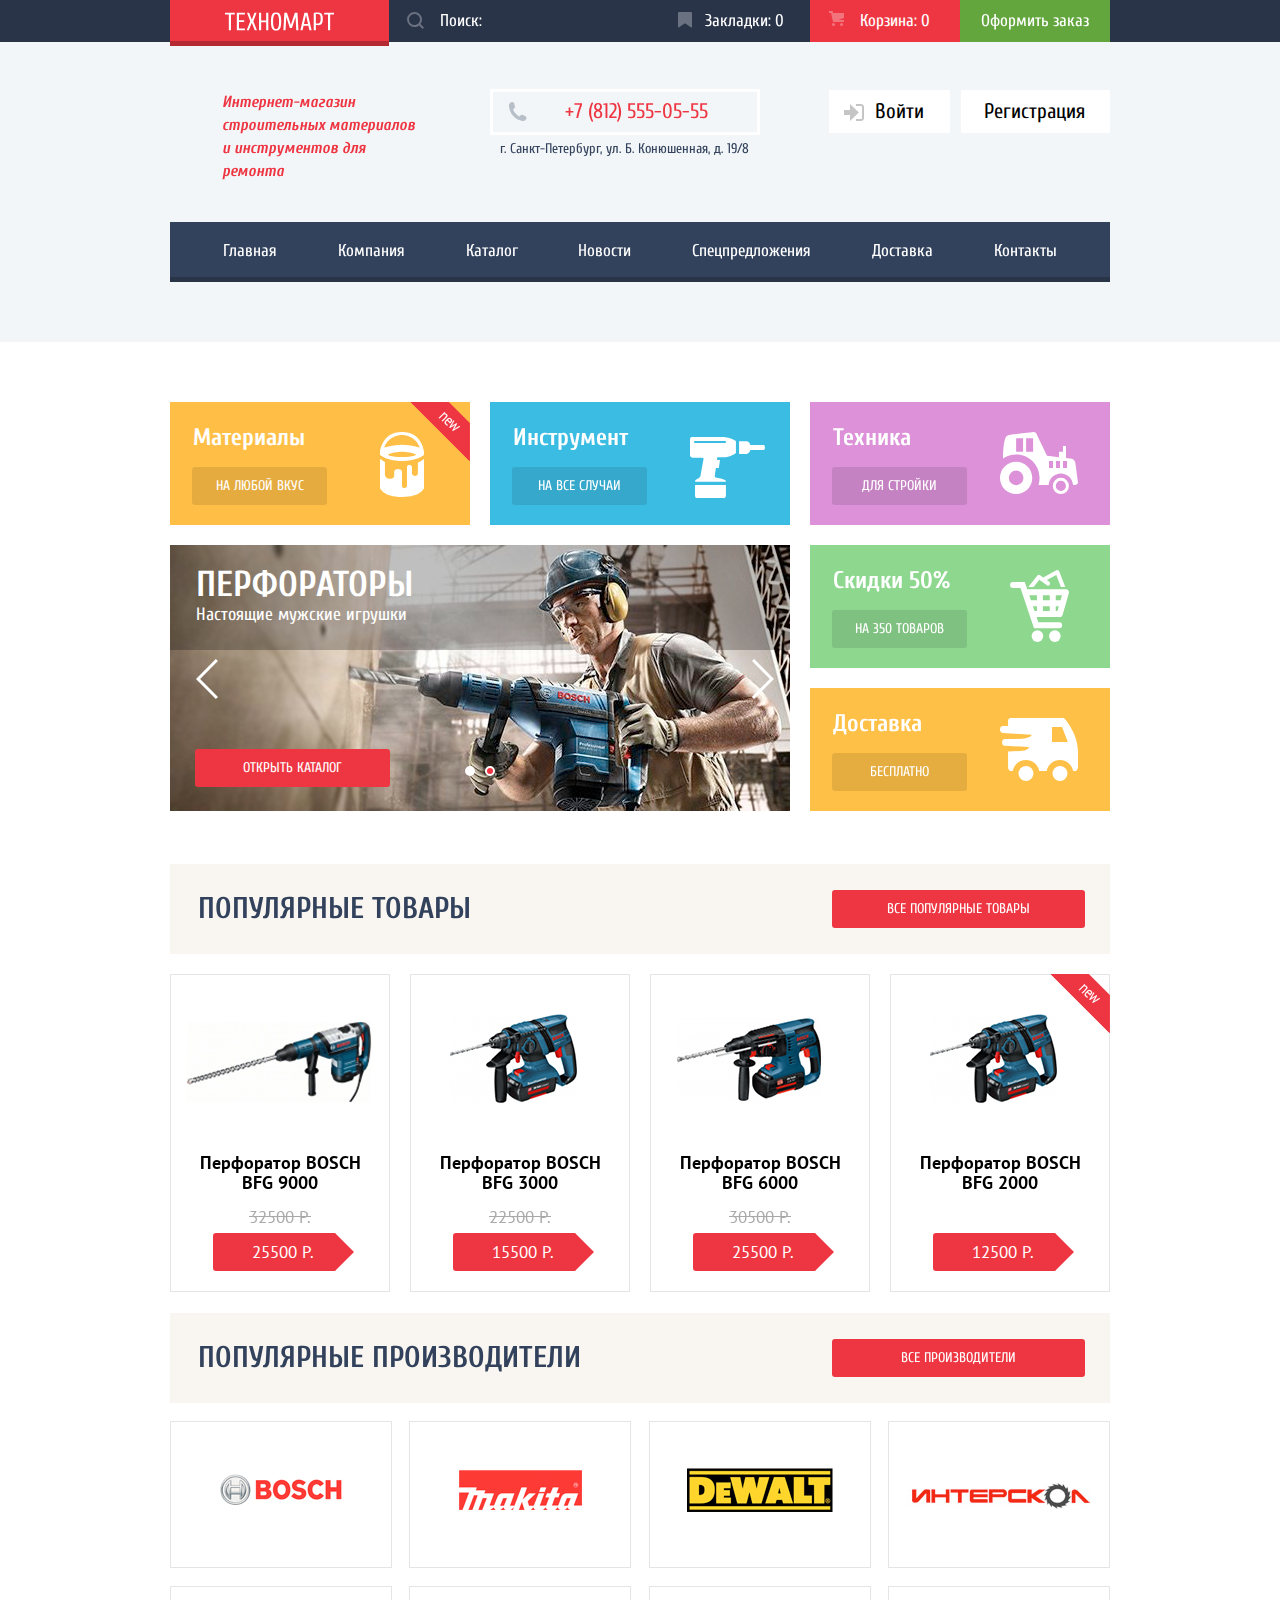
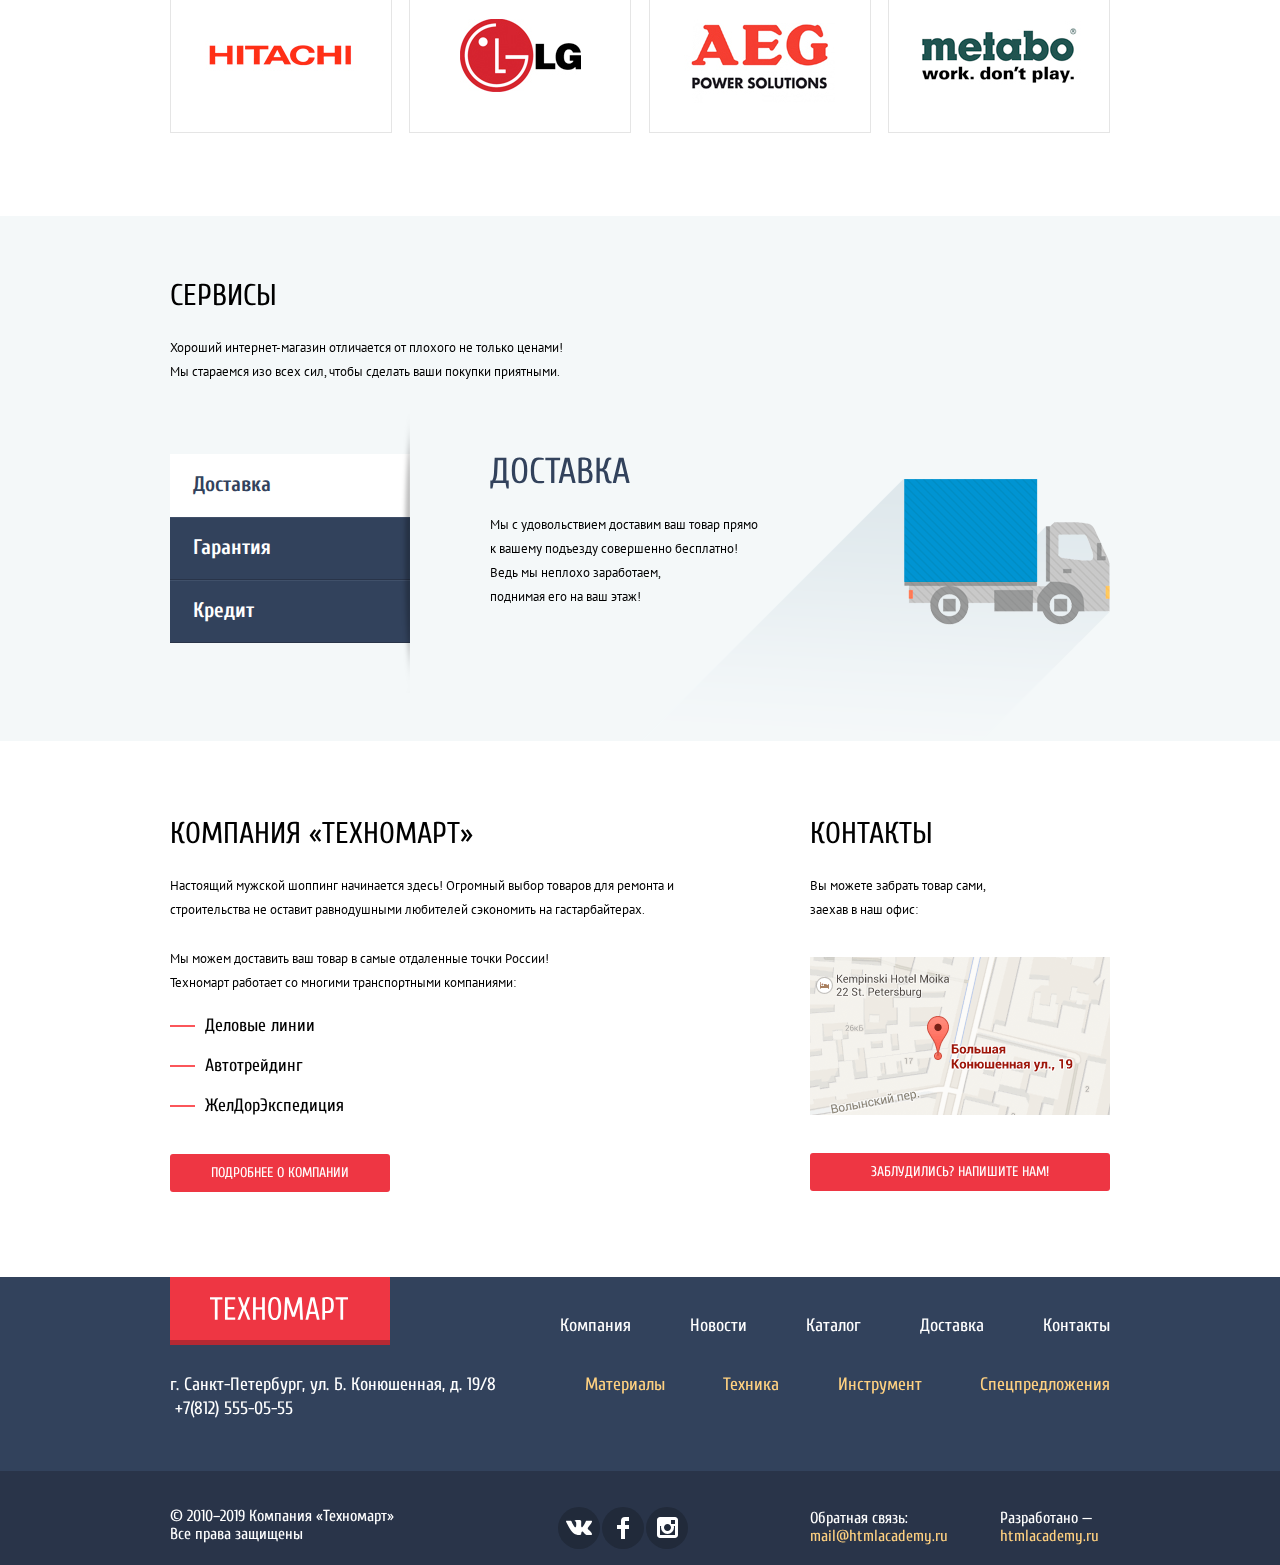
<file: index.html>
<!DOCTYPE html>
<html lang="ru">

<head>
  <meta charset="utf-8">
  <title>HTML Academy: Техномарт</title>
  <link
    href="https://fonts.googleapis.com/css?family=Cuprum:400,400i,700%7CPT+Sans:400,700&display=swap&subset=cyrillic"
    rel="stylesheet">
  <link rel="stylesheet" href="css/normalize-min.css">
  <link rel="stylesheet" href="css/style-min.css">
</head>

<body>
  <header class="header">
    <div class="top-line-wrapper">
      <div class="top-menu-wrapper container">
        <a>
          <img src="img/main-logo.svg" alt="Логотип Техномарт" width="109" height="19" class="main-logo">
        </a>
        <div class="search-topline-wrapper">
          <form class="form-search" method="GET" action="https://echo.htmlacademy.ru">
            <input type="search" placeholder="Поиск:" class="search" id="search">
            <label aria-label="Поиск" for="search" class="label-search"></label>
          </form>
          <div class="top-line">
            <a href="#" class="bookmarks">Закладки: 0</a>
            <a href="#" class="basket">Корзина: 0</a>
            <a href="#" class="order">Оформить заказ</a>
          </div>
        </div>
      </div>
    </div>
    <div class="nav-wrapper">
      <div class="container">
        <div class="middle-nav-wrapper">
          <div class="tag">
            <h1 class="main-desc">Интернет-магазин строительных материалов <br>и инструментов для ремонта</h1>
          </div>
          <div class="nav-contacts-wrapper">
            <a href="tel:+78125550555" class="phone-number">+7 (812) 555-05-55</a>
            <p class="nav-addres">г. Санкт-Петербург, ул. Б. Конюшенная, д. 19/8</p>
          </div>
          <ul class="nav-lk">
            <li><a href="#" class="enter">Войти</a></li>
            <li><a href="#" class="registration">Регистрация</a></li>
          </ul>
        </div>
        <nav class="main-nav">
          <ul class="main-nav-list">
            <li><a>Главная</a></li>
            <li><a href="#">Компания</a></li>
            <li><a href="catalog.html">Каталог</a></li>
            <li><a href="#">Новости</a></li>
            <li><a href="#">Cпецпредложения</a></li>
            <li><a href="#">Доставка</a></li>
            <li><a href="#">Контакты</a></li>
          </ul>
        </nav>
      </div>
    </div>
  </header>

  <main>
    <section class="popular-sections container">
      <h2 class="visually-hidden">Полулярные категории</h2>
      <ul class="sections-list">
        <li class="materials">
          <h3>Материалы</h3>
          <a href="#" class="btn btn-section">На любой вкус</a>
        </li>
        <li class="tools">
          <h3>Инструмент</h3>
          <a href="#" class="btn btn-section">На все случаи</a>
        </li>
        <li class="tech">
          <h3>Техника</h3>
          <a href="#" class="btn btn-section">Для стройки</a>
        </li>
      </ul>
    </section>
    <div class="slide-services-wrapper container">
      <section class="slider">
        <h2 class="visually-hidden">Популярный ручной инструмет</h2>
        <input type="radio" id="slide-1" name="slider" class="visually-hidden">
        <input type="radio" id="slide-2" name="slider" checked class="visually-hidden">
        <div class="slider-controls">
          <label for="slide-1" class="label-right"></label>
          <label for="slide-2" class="label-left"></label>
        </div>
        <ul class="slider-list">
          <li class="slider-1 slider-item">
            <h3>
              <span class="slider-desc">Дрели</span>
              <span class="slider-text">Соседям на радость!</span>
            </h3>
            <a href="catalog.html" class="btn">Открыть каталог</a>
          </li>
          <li class="slider-2 slider-item">
            <h3>
              <span class="slider-desc">Перфораторы</span>
              <span class="slider-text">Настоящие мужские игрушки</span>
            </h3>
            <a href="catalog.html" class="btn">Открыть каталог</a>
          </li>
        </ul>

      </section>
      <section class="pop-services">
        <h2 class="visually-hidden">Полулярные услуги</h2>
        <ul class="pop-services-list">
          <li class="discounts">
            <h3>Скидки 50%</h3>
            <a href="#" class="btn btn-section">На 350 товаров</a>
          </li>
          <li class="popular-delivery">
            <h3>Доставка</h3>
            <a href="#" class="btn btn-section">Бесплатно</a>
          </li>
        </ul>
      </section>
    </div>
    <section class="popular-items container">
      <div class="popular-items-head-wrapper">
        <h2 class="popular-items-head">Популярные товары</h2>
        <a href="catalog.html" class="btn">Все популярные товары</a>
      </div>
      <ul class="items-list">
        <li class="item-card">
          <div class="actions">
            <a href="#" class="btn btn-cart">Купить</a>
            <a href="#" class="btn btn-bookmark">В закладки</a>
          </div>
          <p>
            <img src="img/perforator_1.jpg" alt="Перфоратор Bosh BGF 9000" width="218" height="170">
          </p>
          <h3 class="item-header">
            <a href="#">
              <span>Перфоратор BOSCH</span>
              <span>BFG 9000</span>
            </a>
          </h3>
          <del class="old-price">32500 P.</del>
          <p class="current-price">25500 P.</p>
        </li>

        <li class="item-card">
          <div class="actions">
            <a href="#" class="btn btn-cart">Купить</a>
            <a href="#" class="btn btn-bookmark">В закладки</a>
          </div>
          <p>
            <img src="img/perforator_2.jpg" alt="Перфоратор Bosh BGF 3000" width="218" height="170">
          </p>
          <h3 class="item-header">
            <a href="#">
              <span>Перфоратор BOSCH</span>
              <span>BFG 3000</span>
            </a>
          </h3>
          <del class="old-price">22500 P.</del>
          <p class="current-price">15500 P.</p>
        </li>

        <li class="item-card">
          <div class="actions">
            <a href="#" class="btn btn-cart">Купить</a>
            <a href="#" class="btn btn-bookmark">В закладки</a>
          </div>
          <p>
            <img src="img/perforator_3.jpg" alt="Перфоратор Bosh BGF 6000" width="218" height="170">
          </p>
          <h3 class="item-header">
            <a href="#">
              <span>Перфоратор BOSCH</span>
              <span>BFG 6000</span>
            </a>
          </h3>
          <del class="old-price">30500 P.</del>
          <p class="current-price">25500 P.</p>
        </li>

        <li class="item-card">
          <div class="flag flag-new">новинка</div>
          <div class="actions">
            <a href="#" class="btn btn-cart">Купить</a>
            <a href="#" class="btn btn-bookmark">В закладки</a>
          </div>
          <p>
            <img src="img/perforator_4.jpg" alt="Перфоратор Bosh BGF 2000" width="218" height="170">
          </p>
          <h3 class="item-header">
            <a href="#">
              <span>Перфоратор BOSCH</span>
              <span>BFG 2000</span>
            </a>
          </h3>
          <del class="old-price"></del>
          <p class="current-price">12500 P.</p>
        </li>
      </ul>
    </section>

    <section class="popular-supliers container">
      <div class="popular-supliers-head-wrapper">
        <h2 class="popular-supliers-head">Популярные производители</h2>
        <a href="#" class="btn">Все производители</a>
      </div>
      <ul class="supliers-list">
        <li class="suplier-card">
          <a href="#">
            <img src="img/bosch.jpg" alt="Логотип Bosh" width="126" height="37">
          </a>
        </li>
        <li class="suplier-card">
          <a href="#">
            <img src="img/makita.jpg" alt="Логотип Makita" width="123" height="40">
          </a>
        </li>
        <li class="suplier-card">
          <a href="#">
            <img src="img/dewalt.jpg" alt="Логотип DeWALT" width="146" height="44">
          </a>
        </li>
        <li class="suplier-card">
          <a href="#">
            <img src="img/interskol.jpg" alt="Логотип Интрескол" width="200" height="88">
          </a>
        </li>
        <li class="suplier-card">
          <a href="#">
            <img src="img/hitachi.jpg" alt="Логотип Hitachi" width="169" height="31">
          </a>
        </li>
        <li class="suplier-card">
          <a href="#">
            <img src="img/lg.jpg" alt="Логотип LG" width="121" height="73">
          </a>
        </li>
        <li class="suplier-card">
          <a href="#">
            <img src="img/aeg.jpg" alt="Логотип AEG" width="151" height="96">
          </a>
        </li>
        <li class="suplier-card">
          <a href="#">
            <img src="img/metabo.jpg" alt="Логотип Metabo" width="204" height="69">
          </a>
        </li>
      </ul>

    </section>

    <section class="services">
      <div class="container">
        <div class="servises-descr">
          <h2>Сервисы</h2>
          <p>Хороший интернет-магазин отличается от плохого не только ценами!
            Мы стараемся изо всех сил, чтобы сделать ваши покупки приятными.</p>
        </div>
        <div class="services-slider-wrapper">
          <input type="radio" id="delivery" name="services-nav" checked class="visually-hidden">
          <input type="radio" id="warranty" name="services-nav" class="visually-hidden">
          <input type="radio" id="credit" name="services-nav" class="visually-hidden">
          <label for="delivery">Доставка</label>
          <label for="warranty">Гарантия</label>
          <label for="credit">Кредит</label>
          <div class="services-slider">
            <div class="services-slider-list">
              <h3>Доставка</h3>
              <p>Мы с удовольствием доставим ваш товар прямо <br>к вашему подъезду совершенно бесплатно!<br>
                Ведь мы неплохо заработаем, <br> поднимая его на ваш этаж!</p>
            </div>
            <div class="services-slider-list">
              <h3>Гарантия</h3>
              <p>Если купленный у нас товар поломается или заискрит, <br>
                а также в случае пожара, спровоцированного его возгоранием, <br> вы всегда можете быть уверены в нашей
                гарантии.
                Мы
                обменяем <br>сгоревший товар на новый.<br>
                Дом уж восстановите как-нибудь сами</p>
            </div>
            <div class="services-slider-list">
              <h3>Кредит</h3>
              <p>Залезть в долговую яму стало проще!<br>
                Кредитные консультанты придут вам на помощь.
              </p>
              <a href="#" class="btn">Оставить заявку</a>
            </div>
          </div>
        </div>
      </div>
    </section>

    <div class="about-conatcts-wrapper container">
      <section class="about">
        <h2 class="visually-hidden">О компании</h2>
        <h3>КОМПАНИЯ «Техномарт»</h3>
        <p>Настоящий мужской шоппинг начинается здесь! Огромный выбор товаров для ремонта и строительства не оставит
          равнодушными любителей сэкономить на гастарбайтерах.</p>
        <p>Мы можем доставить ваш товар в самые отдаленные точки России!<br>
          Техномарт работает со многими транспортными компаниями: </p>
        <ul class="delivery-comp">
          <li><a href="#">Деловые линии</a></li>
          <li><a href="#">Автотрейдинг</a></li>
          <li><a href="#">ЖелДорЭкспедиция</a></li>
        </ul>
        <a href="#" class="btn">Подробнее о компании</a>
      </section>

      <section class="contacts">
        <h2>Контакты</h2>
        <p>Вы можете забрать товар сами,<br>
          заехав в наш офис:</p>
        <a href="form.html" class="map"><img src="img/map_small.png"
            alt="Адрес компании г. Санкт-Петербург, ул. Б. Конюшенная, д. 19/8" width="300" height="158"></a>
        <div class="map-show">
          <div class="close"></div>
          <iframe src="https://yandex.ru/map-widget/v1/-/CGDtYVkP" width="940" height="446"></iframe>
        </div>
        <a href="write.html" class="btn footer-contacts-button">Заблудились? Напишите нам!</a>
      </section>
    </div>

  </main>

  <footer class="footer">
    <div class="container footer-top">
      <div class="logo-footer-nav-wrapper">
        <a><img src="img/main-logo.svg" alt="Логотип Техномарт" width="138" height="23" class="main-logo-footer"></a>
        <nav>
          <ul class="footer-nav-list">
            <li><a href="#">Компания</a></li>
            <li><a href="#">Новости</a></li>
            <li><a href="catalog.html">Каталог</a></li>
            <li><a href="#">Доставка</a></li>
            <li><a href="#">Контакты</a></li>
          </ul>
        </nav>
      </div>
      <div class="adress-catalog-wrapper">
        <div class="footer-adress-wrapper">
          <p class="footer-adress">г. Санкт-Петербург, ул. Б. Конюшенная, д. 19/8 </p>
          <a href="tel:+78125550555" class="footer-phone">+7(812) 555-05-55</a>
        </div>
        <ul class="footer-catalog">
          <li><a href="#">Материалы</a></li>
          <li><a href="#">Техника</a></li>
          <li><a href="#">Инструмент</a></li>
          <li><a href="#">Спецпредложения</a></li>
        </ul>
      </div>

    </div>
    <div class="copyright-wrapper">
      <section class="copyright container">
        <p>© 2010–2019 Компания «Техномарт»<br>
          Все права защищены</p>
        <div class="socials">
          <p class="vk"><a href="#" aria-label="Вконтакте"></a></p>
          <p class=fb><a href="#" aria-label="Фейсбук"></a></p>
          <p class="insta"><a href="#" aria-label="Инстаграм"></a></p>
        </div>
        <ul class="feedback">
          <li class="feedback-li"><a href="mailto:mail@htmlacademy.ru">Обратная связь:
              <span>mail@htmlacademy.ru</span> </a></li>
          <li class="developed-by"><a href="https://htmlacademy.ru/intensive/htmlcss">Разработано —
              <span> htmlacademy.ru</span></a></li>
        </ul>
      </section>
    </div>
    <div class="modal" id="modal">
      <form method="POST" action="https://echo.htmlacademy.ru" class="write-to-us-form">
        <fieldset class="write-to-us">
          <div class="top-write">
            <label for="modal-name" class="modal-name">Ваше имя:
              <input type="text" name="name" id="modal-name" placeholder="Имя Фамилия">
            </label>
            <label for="modal-email" class="modal-email">Ваш e-mail:
              <input type="email" name="email" id="modal-email" placeholder="email@example.com">
            </label>
          </div>
          <label for="modal-message">Текст письма:
            <textarea name="message" id="modal-message" cols="30" rows="10" placeholder="В свободной форме"
              class="comment-area"></textarea>
          </label>
        </fieldset>
        <div class="send">
          <button type="submit" class="btn">Отправить</button>
        </div>
      </form>
      <button class="modal-close">Закрыть</button>
    </div>
  </footer>

  <div class="modal-overlay" id="modal-overlay"></div>
  <script src="js/modal-min.js"></script>
</body>

</html>
</file>
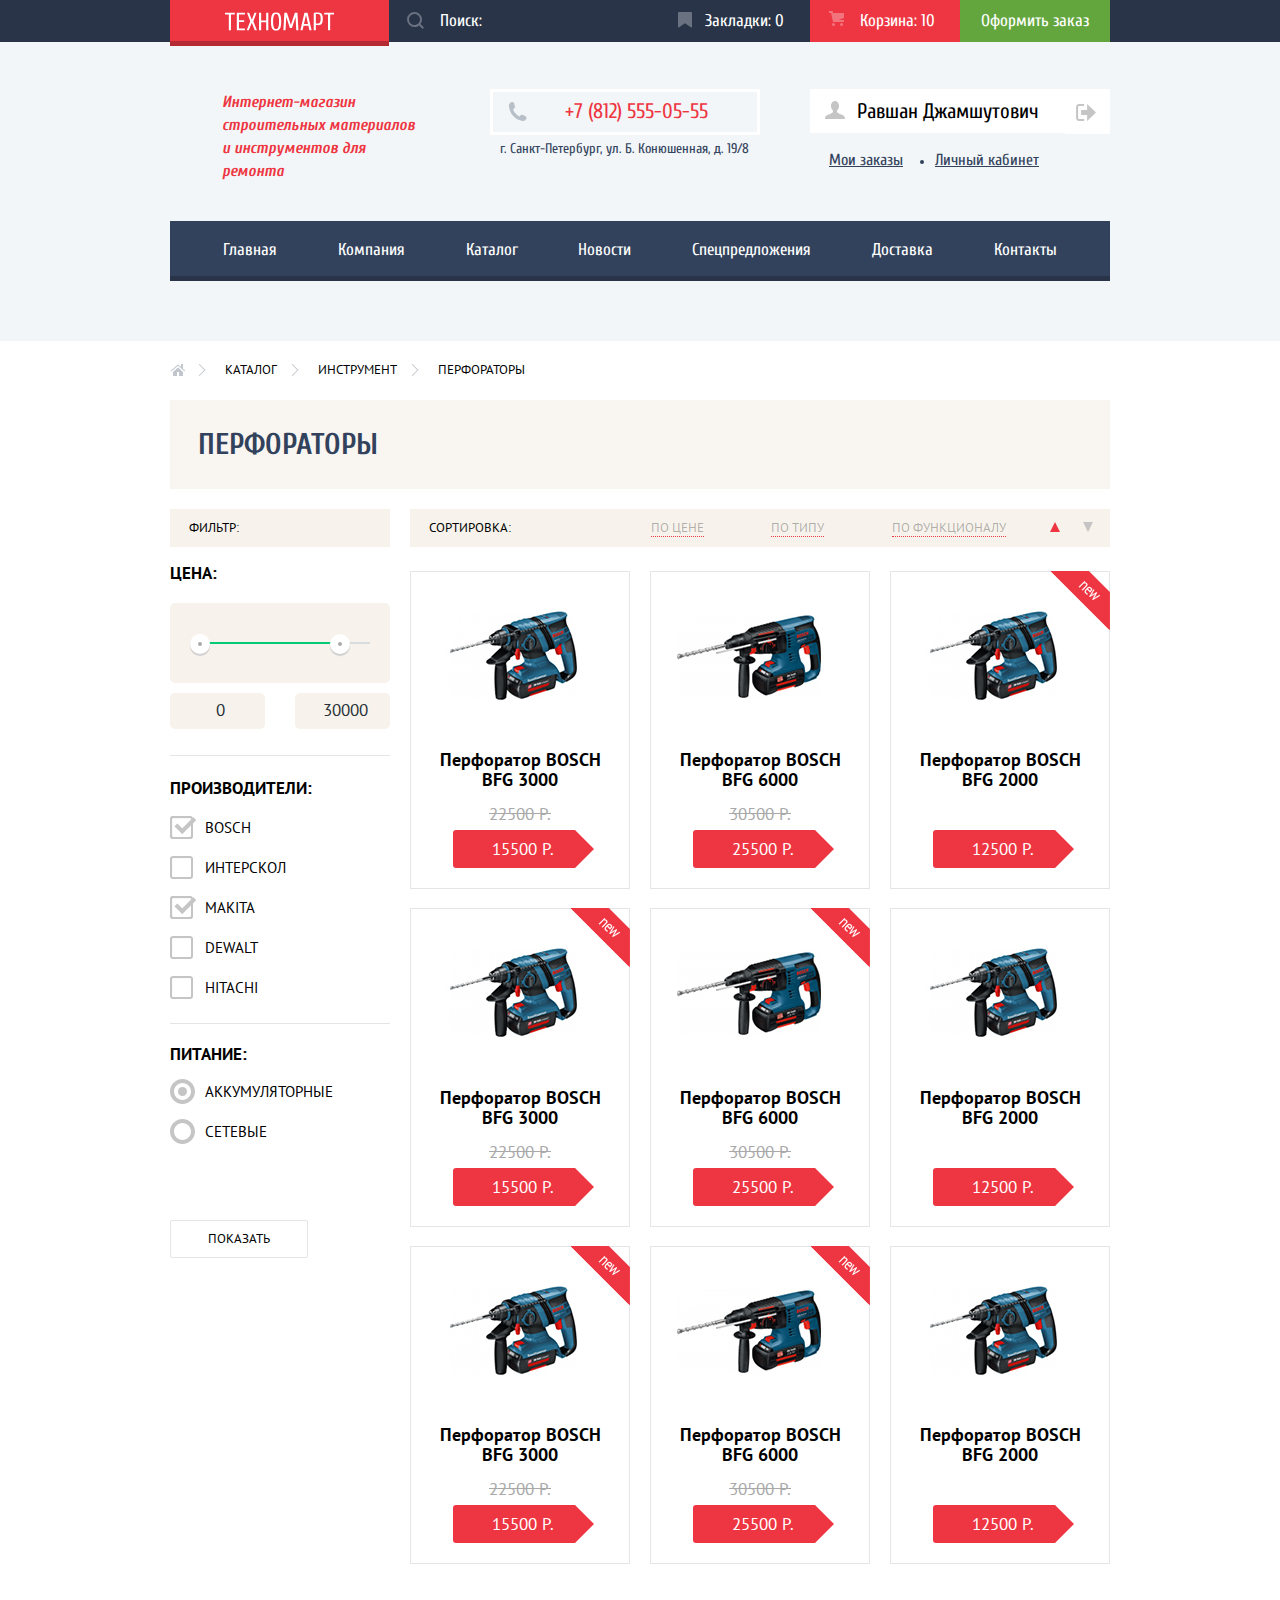
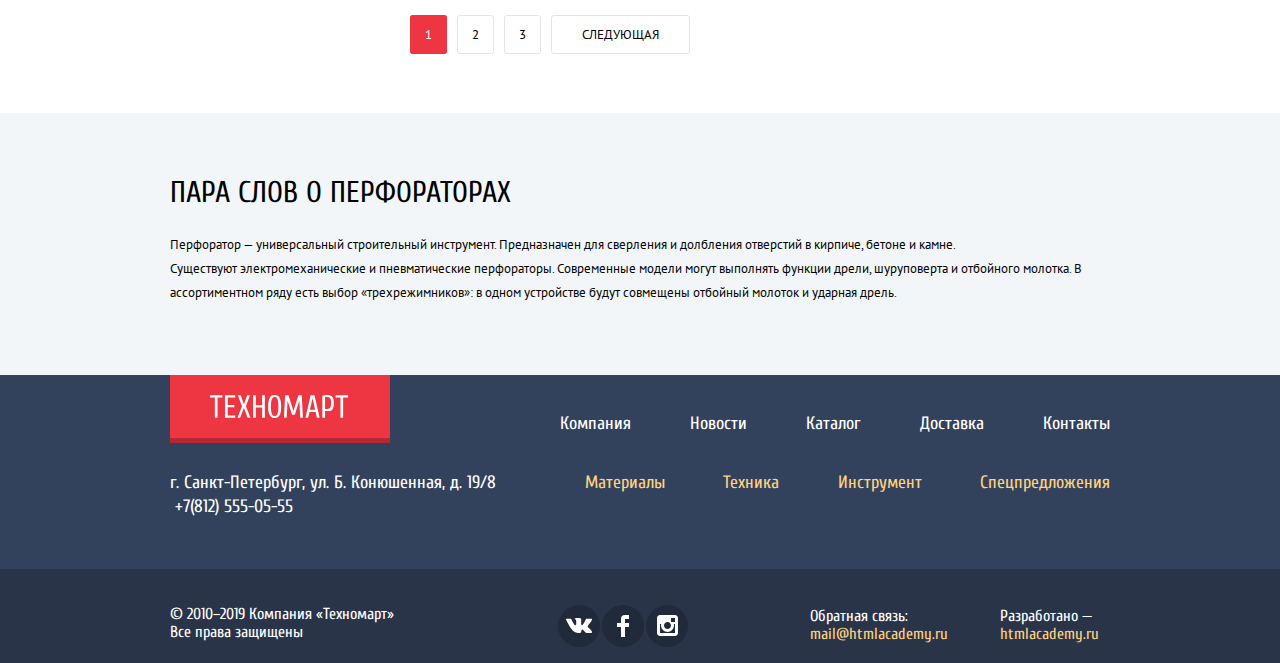
<file: catalog.html>
<!DOCTYPE html>
<html lang="ru">

<head>
  <meta charset="UTF-8">
  <meta name="viewport" content="width=device-width, initial-scale=1.0">
  <meta http-equiv="X-UA-Compatible" content="ie=edge">
  <title>HTML Academy: Техномарт</title>
  <link
    href="https://fonts.googleapis.com/css?family=Cuprum:400,400i,700%7CPT+Sans:400,700&display=swap&subset=cyrillic"
    rel="stylesheet">
  <link rel="stylesheet" href="css/normalize-min.css">
  <link rel="stylesheet" href="css/style-min.css">
</head>

<body class="inner">
  <header class="header">
    <div class="top-line-wrapper">
      <div class="top-menu-wrapper container">
        <a href="index.html"><img src="img/main-logo.svg" alt="Логотип Техномарт" width="109" height="19"
            class="main-logo">
        </a>
        <div class="search-topline-wrapper">
          <form class="form-search" method="GET" action="https://echo.htmlacademy.ru">
            <input type="search" placeholder="Поиск:" class="search" id="search">
            <label aria-label="Поиск" for="search" class="label-search"></label>
          </form>
          <div class="top-line">
            <a href="#" class="bookmarks">Закладки: 0</a>
            <a href="#" class="basket">Корзина: 10</a>
            <a href="#" class="order">Оформить заказ</a>
          </div>
        </div>
      </div>
    </div>
    <div class="nav-wrapper">
      <div class="container">
        <div class="middle-nav-wrapper">
          <div class="tag">
            <h1 class="main-desc">Интернет-магазин строительных материалов <br>и инструментов для ремонта</h1>
          </div>
          <div class="nav-contacts-wrapper">
            <a href="tel:+78125550555" class="phone-number">+7 (812) 555-05-55</a>
            <p class="nav-addres">г. Санкт-Петербург, ул. Б. Конюшенная, д. 19/8</p>
          </div>
          <div class="lk-personal-wrapper">
            <a href="#" class="personal-area" aria-label="Личный кабинет">Равшан Джамшутович</a>
            <a href="#" class="exit" aria-label="Выход"></a>
            <ul class="personal-area-nav">
              <li><a href="#" class="my-order">Мои заказы</a></li>
              <li><a href="#" class="privat-cab">Личный кабинет</a></li>
            </ul>
          </div>
        </div>
        <nav class="main-nav">
          <ul class="main-nav-list">
            <li><a href="index.html">Главная</a></li>
            <li><a href="#">Компания</a></li>
            <li><a>Каталог</a></li>
            <li><a href="#">Новости</a></li>
            <li><a href="#">Cпецпредложения</a></li>
            <li><a href="#">Доставка</a></li>
            <li><a href="#">Контакты</a></li>
          </ul>
        </nav>
      </div>
    </div>
  </header>
  <main>
    <div class="container">
      <ul class="breadcrumbs">
        <li class="breadcrumbs-item">
          <a href="index.html"><span class="visually-hidden ">Главная</span></a>
        </li>
        <li class="breadcrumbs-item">
          <a href="#">Каталог</a>
        </li>
        <li class="breadcrumbs-item">
          <a href="#">Инструмент</a>
        </li>
        <li class="breadcrumbs-item">Перфораторы</li>
      </ul>
      <h2 class="catalog-header">Перфораторы</h2>
      <div class="side-sort-cards-wrapper">
        <div class="filter-top-sort-wrapper">
          <h2 class="filter">Фильтр:</h2>
          <section class="top-sort">
            <h3>Сортировка:</h3>
            <ul class="top-sort-list">
              <li><a>По цене</a></li>
              <li><a>По типу</a></li>
              <li><a>По функционалу</a></li>
            </ul>
            <div class="sort-top-down">
              <a href="#" class="top" aria-label="сортировка по убывнию"></a>
              <a href="#" class="bottom" aria-label="сортировка по возрастанию"></a>
            </div>
          </section>
        </div>
        <div class="side-sort-wrapper">
          <form class="form-catalog" method="GET" action="https://echo.htmlacademy.ru">

            <fieldset class="filter-item side-sort">
              <legend class="form-header">Цена:</legend>
              <div class="range-filter">
                <div class="range-controls">
                  <div class="scale">
                    <div class="bar"></div>
                  </div>
                  <div class="toggle toggle-min"></div>
                  <div class="toggle toggle-max"></div>
                </div>
                <div class="price-controls">
                  <label class="min-price"><input name="min-price" type="text" value="0"></label>
                  <span>-</span>
                  <label class="max-price"><input name="max-price" type="text" value="30000"></label>
                </div>
              </div>
            </fieldset>

            <fieldset class="side-sort middle">
              <div class="middle-sort">
                <h3 class="form-header">Производители:</h3>
                <ul class="sort-by-manufacturer">
                  <li><input type="checkbox" name="bosch" id="bosch" checked class="visually-hidden">
                    <label for="bosch">Bosch</label></li>
                  <li><input type="checkbox" name="interskol" id="interskol" class="visually-hidden">
                    <label for="interskol">Интерскол</label></li>
                  <li><input type="checkbox" name="makita" id="makita" checked class="visually-hidden">
                    <label for="makita">Makita</label></li>
                  <li><input type="checkbox" name="dewalt" id="dewalt" class="visually-hidden">
                    <label for="dewalt">Dewalt</label></li>
                  <li><input type="checkbox" name="hitachi" id="hitachi" class="visually-hidden">
                    <label for="hitachi">Hitachi</label></li>
                </ul>
              </div>
            </fieldset>

            <fieldset class="side-sort">
              <legend class="form-header sourse">Питание:</legend>
              <ul class="source-sort">
                <li>
                  <input type="radio" name="power" value="battery" id="filter-battery" checked
                    class="visually-hidden filter-input-radio">
                  <label for="filter-battery">Аккумуляторные</label>
                </li>
                <li>
                  <input type="radio" name="power" value="acdc" id="filter-acdc"
                    class="visually-hidden filter-input-radio">
                  <label for="filter-acdc">Cетевые</label>
                </li>
              </ul>
            </fieldset>
            <button type="submit" class=" btn btn-form-sort">Показать</button>
          </form>
        </div>
        <section class="catalog-main">
          <h2 class="visually-hidden">Список перфораторов</h2>
          <ul class="items-list items-list-catalog">

            <li class="item-card">
              <div class="actions">
                <a href="#" class="btn btn-cart">Купить</a>
                <a href="#" class="btn btn-bookmark">В закладки</a>
              </div>
              <p>
                <img src="img/perforator_2.jpg" alt="Перфоратор Bosh BGF 3000" width="218" height="170">
              </p>
              <h3 class="item-header">
                <a href="#">
                  <span>Перфоратор BOSCH</span>
                  <span>BFG 3000</span>
                </a>
              </h3>
              <del class="old-price">22500 P.</del>
              <p class="current-price">15500 P.</p>
            </li>

            <li class="item-card">
              <div class="actions">
                <a href="#" class="btn btn-cart">Купить</a>
                <a href="#" class="btn btn-bookmark">В закладки</a>
              </div>
              <p>
                <img src="img/perforator_3.jpg" alt="Перфоратор Bosh BGF 6000" width="218" height="170">
              </p>
              <h3 class="item-header">
                <a href="#">
                  <span>Перфоратор BOSCH</span>
                  <span>BFG 6000</span>
                </a>
              </h3>
              <del class="old-price">30500 P.</del>
              <p class="current-price">25500 P.</p>
            </li>

            <li class="item-card">
              <div class="flag flag-new">новинка</div>
              <div class="actions">
                <a href="#" class="btn btn-cart">Купить</a>
                <a href="#" class="btn btn-bookmark">В закладки</a>
              </div>
              <p>
                <img src="img/perforator_4.jpg" alt="Перфоратор Bosh BGF 2000" width="218" height="170">
              </p>
              <h3 class="item-header">
                <a href="#">
                  <span>Перфоратор BOSCH</span>
                  <span>BFG 2000</span>
                </a>
              </h3>
              <del class="old-price"></del>
              <p class="current-price">12500 P.</p>
            </li>

            <li class="item-card">
              <div class="flag flag-new">новинка</div>
              <div class="actions">
                <a href="#" class="btn btn-cart">Купить</a>
                <a href="#" class="btn btn-bookmark">В закладки</a>
              </div>
              <p>
                <img src="img/perforator_2.jpg" alt="Перфоратор Bosh BGF 3000" width="218" height="170">
              </p>
              <h3 class="item-header">
                <a href="#">
                  <span>Перфоратор BOSCH</span>
                  <span>BFG 3000</span>
                </a>
              </h3>
              <del class="old-price">22500 P.</del>
              <p class="current-price">15500 P.</p>
            </li>

            <li class="item-card">
              <div class="flag flag-new">новинка</div>
              <div class="actions">
                <a href="#" class="btn btn-cart">Купить</a>
                <a href="#" class="btn btn-bookmark">В закладки</a>
              </div>
              <p>
                <img src="img/perforator_3.jpg" alt="Перфоратор Bosh BGF 6000" width="218" height="170">
              </p>
              <h3 class="item-header">
                <a href="#">
                  <span>Перфоратор BOSCH</span>
                  <span>BFG 6000</span>
                </a>
              </h3>
              <del class="old-price">30500 P.</del>
              <p class="current-price">25500 P.</p>
            </li>

            <li class="item-card">
              <div class="actions">
                <a href="#" class="btn btn-cart">Купить</a>
                <a href="#" class="btn btn-bookmark">В закладки</a>
              </div>
              <p>
                <img src="img/perforator_4.jpg" alt="Перфоратор Bosh BGF 2000" width="218" height="170">
              </p>
              <h3 class="item-header">
                <a href="#">
                  <span>Перфоратор BOSCH</span>
                  <span>BFG 2000</span>
                </a>
              </h3>
              <del class="old-price"></del>
              <p class="current-price">12500 P.</p>
            </li>

            <li class="item-card">
              <div class="flag flag-new">новинка</div>
              <div class="actions">
                <a href="#" class="btn btn-cart">Купить</a>
                <a href="#" class="btn btn-bookmark">В закладки</a>
              </div>
              <p>
                <img src="img/perforator_2.jpg" alt="Перфоратор Bosh BGF 3000" width="218" height="170">
              </p>
              <h3 class="item-header">
                <a href="#">
                  <span>Перфоратор BOSCH</span>
                  <span>BFG 3000</span>
                </a>
              </h3>
              <del class="old-price">22500 P.</del>
              <p class="current-price">15500 P.</p>
            </li>

            <li class="item-card">
              <div class="flag flag-new">новинка</div>
              <div class="actions">
                <a href="#" class="btn btn-cart">Купить</a>
                <a href="#" class="btn btn-bookmark">В закладки</a>
              </div>
              <p>
                <img src="img/perforator_3.jpg" alt="Перфоратор Bosh BGF 6000" width="218" height="170">
              </p>
              <h3 class="item-header">
                <a href="#">
                  <span>Перфоратор BOSCH</span>
                  <span>BFG 6000</span>
                </a>
              </h3>
              <del class="old-price">30500 P.</del>
              <p class="current-price">25500 P.</p>
            </li>

            <li class="item-card">
              <div class="actions">
                <a href="#" class="btn btn-cart">Купить</a>
                <a href="#" class="btn btn-bookmark">В закладки</a>
              </div>
              <p>
                <img src="img/perforator_4.jpg" alt="Перфоратор Bosh BGF 2000" width="218" height="170">
              </p>
              <h3 class="item-header">
                <a href="#">
                  <span>Перфоратор BOSCH</span>
                  <span>BFG 2000</span>
                </a>
              </h3>
              <del class="old-price"></del>
              <p class="current-price">12500 P.</p>
            </li>

          </ul>
          <ul class="pagination">
            <li class="current-pagination"><a href="#" aria-label="Страница 1">1</a></li>
            <li><a href="#" aria-label="Страница 2">2</a></li>
            <li><a href="#" aria-label="Страница 3">3</a></li>
            <li class="next-page-pagination"><a href="#" aria-label="Следующая страница">Следующая</a></li>
          </ul>
        </section>
      </div>
    </div>
    <div class="drils-about ">
      <div class="drils-about-wrapper container">
        <h3>ПАРА СЛОВ О ПЕРФОРАТОРАХ </h3>
        <p>Перфоратор — универсальный строительный инструмент. Предназначен для сверления и долбления отверстий в
          кирпиче, бетоне и камне.<br>Существуют электромеханические и пневматические перфораторы. Современные модели
          могут выполнять функции дрели, шуруповерта и отбойного молотка. В ассортиментном ряду есть выбор
          «трехрежимников»: в одном устройстве будут совмещены отбойный молоток и ударная дрель.</p>
      </div>
    </div>
  </main>


  <footer class="footer">
    <section class="container footer-top">
      <div class="logo-footer-nav-wrapper">
        <a href="index.html"><img src="img/main-logo.svg" alt="Логотип Техномарт" width="138" height="23"
            class="main-logo-footer"></a>
        <nav>
          <ul class="footer-nav-list">
            <li><a href="index.html">Компания</a></li>
            <li><a href="#">Новости</a></li>
            <li><a href="#">Каталог</a></li>
            <li><a href="#">Доставка</a></li>
            <li><a href="#">Контакты</a></li>
          </ul>
        </nav>
      </div>
      <div class="adress-catalog-wrapper">
        <div class="footer-adress-wrapper">
          <p class="footer-adress">г. Санкт-Петербург, ул. Б. Конюшенная, д. 19/8 </p>
          <a href="tel:+78125550555" class="footer-phone">+7(812) 555-05-55</a>
        </div>
        <ul class="footer-catalog">
          <li><a href="#">Материалы</a></li>
          <li><a href="#">Техника</a></li>
          <li><a href="#">Инструмент</a></li>
          <li><a href="#">Спецпредложения</a></li>
        </ul>
      </div>

    </section>
    <div class="copyright-wrapper">
      <section class="copyright container">
        <p>© 2010–2019 Компания «Техномарт»<br>
          Все права защищены</p>
        <div class="socials">
          <p class="vk"><a href="#" aria-label="Вконтакте"></a></p>
          <p class=fb><a href="#" aria-label="Фейсбук"></a></p>
          <p class="insta"><a href="#" aria-label="Инстаграм"></a></p>
        </div>
        <ul class="feedback">
          <li class="feedback-li"><a href="mailto:mail@htmlacademy.ru">Обратная связь:
              <span>mail@htmlacademy.ru</span> </a></li>
          <li class="developed-by"><a href="https://htmlacademy.ru/intensive/htmlcss">Разработано —
              <span> htmlacademy.ru</span></a></li>
        </ul>
      </section>
    </div>
    <section class="make-order-modal">
      <div class="make-order-wrapper">
        <h2>Товар добавлен в корзину!</h2>
        <button class="order-modal-close">Закрыть</button>
      </div>
      <div class="make-order-btn-section">
        <a href="#" class="btn btn-order-modal">Оформить заказ</a>
        <button class="btn btn-go-shop">Продолжить покупки</button>
      </div>
    </section>
  </footer>
</body>

</html>
</file>
<file: css/style-min.css>
.visually-hidden{position:absolute;width:1px;height:1px;margin:-1px;border:0;padding:0;clip:rect(0 0 0 0);overflow:hidden}.visually-hidden:not(:focus):not(:active),input[type=checkbox].visually-hidden,input[type=radio].visually-hidden{position:absolute;width:1px;height:1px;margin:-1px;border:0;padding:0;white-space:nowrap;-webkit-clip-path:inset(100%);clip-path:inset(100%);clip:rect(0 0 0 0);overflow:hidden}body{margin:0;padding:0;font-family:"PT Sans",Arial,sans-serif;font-size:13px;line-height:24px;font-weight:400;color:#000}a{text-decoration:none}.container{width:940px;margin:0 auto;padding:0 10px}.main-logo{position:absolute;background-color:#ee3643;padding:12px 55px 10px 55px;margin:0;border-bottom:5px solid #b52933}.main-logo-footer{background-color:#ee3643;padding:20px 42px 20px 40px;margin:0;border-bottom:5px solid #b52933}.main-logo:hover{background-color:#ca2c37}.main-logo:active{background-color:#ba2732}.header{font-family:Cuprum,Arial,sans-serif}.top-line-wrapper{width:100%;background-color:#293449}.search-topline-wrapper{display:-webkit-box;display:-ms-flexbox;display:flex;-webkit-box-pack:justify;-ms-flex-pack:justify;justify-content:space-between;-ms-flex-wrap:wrap;flex-wrap:wrap;width:720px;margin-left:auto;margin-right:0}.top-line{display:-webkit-box;display:-ms-flexbox;display:flex;width:450px;height:42px;-webkit-box-pack:justify;-ms-flex-pack:justify;justify-content:space-between;font-size:17px;line-height:18px;color:#fff}.top-line-search{width:239px;min-height:42px;font-size:17px;line-height:18px;color:#fff;padding-top:12px}.top-menu-wrapper{display:-webkit-box;display:-ms-flexbox;display:flex;-webkit-box-pack:justify;-ms-flex-pack:justify;justify-content:space-between}.top-line a{font-family:Cuprum,Arial,sans-serif;color:#fff;padding-top:12px}.order{width:150px;background-color:#63a63e;text-align:center}.basket{position:relative;width:100px;padding:0 0 0 50px;background-color:#ee3643}.basket::before{content:"";position:absolute;top:11px;left:19px;width:16px;height:18px;background-image:url(../img/icon-cart.svg);background-repeat:no-repeat;background-position:0 0;opacity:.3}.bookmarks{width:105px;position:relative;padding:0 0 0 45px}.bookmarks::before{content:"";position:absolute;top:12px;left:18px;width:16px;height:18px;background-image:url(../img/icon-bookmark.svg);background-repeat:no-repeat;background-position:0 0;opacity:.3}.order:hover{background-color:#5fbb2d}.order:active{background-color:#518534}.basket:hover,.bookmarks:hover,.search:hover{background-color:#212a3a}.basket:hover::before,.bookmarks:hover::before,.label-search:hover::after{opacity:1}.form-search{position:relative}.basket:active,.bookmarks:active,.order:active{color:rgba(225,225,225,.6)}.search{width:250px;font-family:Cuprum,Arial,sans-serif;font-size:17px;line-height:18px;border:none;background-color:#293449;padding:12px 10px 12px 50px}.label-search{content:"";position:absolute;top:12px;left:17px;background-image:url(../img/icon-search.svg);background-repeat:no-repeat;background-position:0 0;width:18px;height:18px;opacity:.3;color:#fff}.search:focus{color:#000;background:#fff}input[type=search]:focus+label{background-image:url(../img/icon-search-red.png);background-repeat:no-repeat;opacity:1}.search::-webkit-input-placeholder{color:#fff}.search::-moz-placeholder{color:#fff}.search:-ms-input-placeholder{color:#fff}.search::-ms-input-placeholder{color:#fff}.search::placeholder{color:#fff}.search:focus::-webkit-input-placeholder{color:#000}.search:focus::-moz-placeholder{color:#000}.search:focus:-ms-input-placeholder{color:#000}.search:focus::-ms-input-placeholder{color:#000}.search:focus::placeholder{color:#000}.main-desc{margin:0;font-size:16px;font-style:italic;line-height:23px;color:#ee3643;width:200px}.phone-number{font-size:21px;line-height:21px;color:#ee3643;border:3px solid #fff;padding:9px 40px 10px 72px;background:url(../img/icon-phone.svg) no-repeat 15px 10px}.nav-addres{font-size:14px;line-height:24px;color:#32425c;padding:2px 0 0 10px;margin:0}.nav-lk{position:relative;list-style:none;width:281px;display:-webkit-box;display:-ms-flexbox;display:flex;-webkit-box-pack:justify;-ms-flex-pack:justify;justify-content:space-between;margin:0;margin-left:auto;margin-top:10px;margin-bottom:13px}.enter{padding-left:30px}.personal-area{font-family:Cuprum,Arial,sans-serif;font-size:21px;line-height:21px;position:relative;display:-webkit-box;display:-ms-flexbox;display:flex;-webkit-box-align:center;-ms-flex-align:center;align-items:center;color:#000;background-color:#fff;margin:0;padding:0;width:208px;height:44px;padding-left:47px;margin-bottom:5px}.personal-area::before{content:"";position:absolute;width:45px;height:45px;top:2px;left:0;background:url(../img/icon-user.svg) no-repeat 15px 10px}.personal-area:hover::before{background:url(../img/icon-user_blue.png) no-repeat 15px 10px}.personal-area:active::before{background:url(../img/icon-user.svg) no-repeat 15px 10px}.enter{font-family:Cuprum,Arial,sans-serif;font-size:21px;line-height:21px;color:#000;background-color:#fff;margin:0;padding:0;padding:9px 26px 10px 46px;vertical-align:middle}.exit,.exit:active{width:45px;height:45px;background:#fff url(../img/icon-logout.svg) no-repeat 10px 15px}.exit:hover{background:#fff url(../img/icon-logout-blue.png) no-repeat 10px 15px}.exit:active{background:#fff url(../img/icon-logout.svg) no-repeat 10px 15px}.registration{font-family:Cuprum,Arial,sans-serif;font-size:21px;line-height:21px;color:#000;background-color:#fff;margin:0;padding:0;padding:9px 25px 10px 23px;vertical-align:middle}.nav-lk a:hover,.personal-area-nav a:hover{color:#ee3643}.nav-lk a:focus,.personal-area-nav a:focus{color:rgba(0,0,0,.3)}.enter::before,.enter:active::before,.enter:focus::before{content:"";position:absolute;top:5px;left:55px;background-image:url(../img/icon-login.svg);background-repeat:no-repeat;background-position:0 0;width:20px;height:17px;cursor:pointer}.enter:hover::before{content:"";position:absolute;top:5px;left:55px;background-image:url(../img/icon-login-blue.png);background-repeat:no-repeat;background-position:0 0;width:20px;height:17px;cursor:pointer}.nav-lk a:active,.personal-area-nav a:active,.personal-area:active{color:rgba(0,0,0,.3)}.personal-area-nav{list-style:none;color:#32425c;text-decoration:underline;margin:0;padding:0;display:-webkit-box;display:-ms-flexbox;display:flex;-ms-flex-wrap:wrap;flex-wrap:wrap;-webkit-box-pack:space-betwen;-ms-flex-pack:space-betwen;justify-content:space-betwen}.personal-area-nav a{font-family:Cuprum,Arial,sans-serif;font-size:16px;line-height:18px;color:#32425c}.my-order{position:relative;padding:0 32px 0 19px}.my-order:after{position:absolute;content:"";top:9px;left:110px;width:4px;height:4px;background:#32425c;border-radius:50%}.lk-personal-wrapper{display:-webkit-box;display:-ms-flexbox;display:flex;-ms-flex-wrap:wrap;flex-wrap:wrap;width:300px;-webkit-box-pack:space-betwen;-ms-flex-pack:space-betwen;justify-content:space-betwen;margin-left:auto}.main-nav{background-color:#32425c;border-bottom:5px solid #293449}.main-nav-list{list-style:none;display:-webkit-box;display:-ms-flexbox;display:flex;-ms-flex-wrap:wrap;flex-wrap:wrap;-ms-flex-pack:distribute;justify-content:space-around;margin:0;padding:0 23px}.main-nav-list a{display:block;font-size:17px;line-height:17px;color:#fff;padding:20px 30px 18px}.main-nav-list a:hover{background-color:#293449}.main-nav-list a:active{color:rgba(255,255,255,.5);background-color:#1d2739}.nav-wrapper{background-color:#f3f6f8;padding-top:47px;padding-bottom:60px;margin-bottom:20px}.inner .nav-wrapper{margin-bottom:17px}.nav-contacts-wrapper{display:-webkit-box;display:-ms-flexbox;display:flex;-webkit-box-orient:vertical;-webkit-box-direction:normal;-ms-flex-direction:column;flex-direction:column;width:270px;margin-left:20px}.middle-nav-wrapper{display:-webkit-box;display:-ms-flexbox;display:flex;-webkit-box-pack:justify;-ms-flex-pack:justify;justify-content:space-between;margin-bottom:39px}.inner .middle-nav-wrapper{margin-bottom:38px}.tag{width:198px;padding:2px 50px 0 52px}.catalog-header{display:block;background-color:#f9f5f0;margin:0;padding:0;margin-bottom:20px}.filter{display:block;margin:0;padding:0;width:201px;height:38px;background-color:#f7f3ec;display:-webkit-box;display:-ms-flexbox;display:flex;-webkit-box-align:center;-ms-flex-align:center;align-items:center;-webkit-box-pack:justify;-ms-flex-pack:justify;justify-content:space-between;padding-left:19px}.top-sort{width:664px;display:-webkit-box;display:-ms-flexbox;display:flex;-ms-flex-wrap:wrap;flex-wrap:wrap;-webkit-box-pack:justify;-ms-flex-pack:justify;justify-content:space-between}.top-sort h3{margin:0;padding:0}.top-sort-list{display:-webkit-box;display:-ms-flexbox;display:flex;-ms-flex-wrap:wrap;flex-wrap:wrap;-webkit-box-pack:justify;-ms-flex-pack:justify;justify-content:space-between;width:355px;margin:0;padding:0;margin-left:95px}.filter-top-sort-wrapper{display:-webkit-box;display:-ms-flexbox;display:flex;-ms-flex-wrap:wrap;flex-wrap:wrap;-webkit-box-pack:justify;-ms-flex-pack:justify;justify-content:space-between}.pop-services,.popular-sections{font-family:Cuprum,Arial,sans-serif}.popular-sections{margin-top:59.5px}.btn{font-family:Cuprum,Arial,sans-serif;font-size:14px;line-height:18px;color:#fff;text-transform:uppercase;background-color:#ee3643;display:-webkit-box;display:-ms-flexbox;display:flex;-webkit-box-pack:center;-ms-flex-pack:center;justify-content:center;-webkit-box-align:center;-ms-flex-align:center;align-items:center;font-size:14px;border-radius:3px}.btn:hover{background-color:#ca2c37}.btn:active{background-color:#ba2732}.btn-section{width:135px;height:38px;margin:0 0 25px 22px;background-color:rgba(0,0,0,.1)}.btn-section:hover{background-color:rgba(0,0,0,.2)}.btn-section:active{background-color:rgba(0,0,0,.3)}.breadcrumbs{display:-webkit-box;display:-ms-flexbox;display:flex;margin:20px 0;padding:0;list-style:none;text-transform:uppercase;margin-bottom:21px}.breadcrumbs-item{position:relative;padding-right:22px;line-height:18px}.breadcrumbs-item:first-of-type{padding-right:36px}.breadcrumbs-item:not(:first-of-type){padding-left:19px}.breadcrumbs a{color:#000;text-decoration:none}.breadcrumbs-item:first-of-type a::before{content:"";position:absolute;left:0;top:50%;-webkit-transform:translateY(-50%);-ms-transform:translateY(-50%);transform:translateY(-50%);width:15px;height:12px;background-image:url(../img/icon-home.svg);background-repeat:no-repeat}.breadcrumbs-item:not(:last-of-type)::after{content:"";position:absolute;right:0;top:50%;-webkit-transform:translateY(-50%);-ms-transform:translateY(-50%);transform:translateY(-50%);width:8px;height:12px;background-image:url(../img/icon-right-small.svg)}.sections-list li{width:300px;height:123px}.sections-list{list-style:none;display:-webkit-box;display:-ms-flexbox;display:flex;-webkit-box-pack:justify;-ms-flex-pack:justify;justify-content:space-between;padding:0;margin-bottom:20px}.pop-services-list{display:-webkit-box;display:-ms-flexbox;display:flex;-webkit-box-orient:vertical;-webkit-box-direction:normal;-ms-flex-direction:column;flex-direction:column;width:300px;padding:0;margin:0;padding-left:20px;list-style:none}.pop-services-list li{margin-bottom:20px}.slide-services-wrapper{display:-webkit-box;display:-ms-flexbox;display:flex;-webkit-box-pack:justify;-ms-flex-pack:justify;justify-content:space-between;margin-bottom:33px}.pop-services-list h3,.sections-list h3{font-size:24px;line-height:30px;color:#fff;list-style:none}.materials{position:relative;background:#ffbf47 url(../img/icon-1.svg) no-repeat 210px 30px}.materials::after{content:"";position:absolute;width:60px;height:59px;top:0;right:0;background:url(../img/new_flag.png) no-repeat}.discounts h3,.materials h3,.popular-delivery h3,.tech h3,.tools h3{margin:21px 0 14px 23px}.tools{background:#3bbce3 url(../img/icon-2.svg) no-repeat 200px 35px}.tech{background:#dc91d8 url(../img/icon-3.svg) no-repeat 190px 30px}.discounts{background:#8ed78f url(../img/icon-4.svg) no-repeat 200px 25px;height:123px}.popular-delivery{background:#ffc047 url(../img/icon-5.svg) no-repeat 190px 30px;height:123px}.catalog-main{margin-bottom:66px;margin-top:24px}.top-sort{background-color:#f7f3ec;padding:10px 17px 10px 19px;margin-left:20px}.top-sort li{margin:0;padding:0}.filter,.top-sort h3,.top-sort-list{font-size:13px;line-height:18px;font-weight:400;color:#000;text-transform:uppercase;list-style:none}.top-sort-list a{color:rgba(0,0,0,.3);border-bottom:1px dotted #ee3643}.top-sort-list a:hover{color:rgba(0,0,0,1);border-bottom:1px solid #ee3643}.sort-top-down{display:-webkit-box;display:-ms-flexbox;display:flex;-webkit-box-pack:justify;-ms-flex-pack:justify;justify-content:space-between;width:43px}.bottom,.top{width:0;margin-top:3px;height:0;border-left:5px solid transparent;border-right:5px solid transparent}.top{border-bottom:10px solid #ee3643}.bottom{border-top:10px solid #c5c5c5}.bottom:hover{border-top:10px solid #231f20}.bottom:active{border-top:10px solid #ee3643}.top:hover{border-bottom:10px solid #231f20}.top:active{border-bottom:10px solid #ee3643}.form-catalog{margin:0;padding:0}.top-sort-list a:active{color:#ee3643;border-bottom:none}.side-sort{border:none;margin:0;padding:0;margin-top:11px}.middle-sort{border-top:1px solid #e5e5e5;border-bottom:1px solid #e5e5e5}.middle{margin-top:6px}.side-sort-wrapper{width:220px}.side-sort-cards-wrapper{display:-webkit-box;display:-ms-flexbox;display:flex;-ms-flex-wrap:wrap;flex-wrap:wrap;-webkit-box-pack:justify;-ms-flex-pack:justify;justify-content:space-between}.form-header{font-size:17px;line-height:30px;font-weight:700;color:#000;text-transform:uppercase;margin-bottom:15px;margin-top:17px}.sourse{padding-top:4px}.sort-by-manufacturer{font-size:15px;line-height:20px;font-weight:400;color:#000;text-transform:uppercase;margin:0;padding:0;margin-bottom:25px;list-style:none}.sort-by-manufacturer input[type=checkbox]+label{position:relative;display:block;margin-bottom:20px;padding-left:35px;font-weight:400;font-size:15px;line-height:20px;color:#000;cursor:pointer}.sort-by-manufacturer input[type=checkbox]+label::before{content:'';position:absolute;width:26px;height:26px;top:-2px;left:0;background:url(../img/checkbox-off.png) no-repeat}.sort-by-manufacturer input[type=checkbox]+label:hover::before{content:'';position:absolute;width:26px;height:26px;top:-2px;left:0;background:url(../img/checkbox-off-hov.png) no-repeat}.sort-by-manufacturer input[type=checkbox]:checked+label::after{content:'';position:absolute;width:26px;height:26px;top:-2px;left:0;background:url(../img/checkbox-on.png) no-repeat}.sort-by-manufacturer input[type=checkbox]:checked+label:hover::after{content:'';position:absolute;width:26px;height:26px;top:-2px;left:0;background:url(../img/checkbox-on-hov.png) no-repeat}.sort-by-manufacturer input[type=checkbox]:disabled+label::before{content:'';position:absolute;width:26px;height:26px;top:-2px;left:0;background:url(../img/checkbox-off.png) no-repeat;opacity:.3}.sort-by-manufacturer input[type=checkbox]:disabled+label{opacity:.4}.manufacturer-sort,.source-sort{font-size:15px;line-height:20px;font-weight:400;color:#000;text-transform:uppercase;list-style:none;margin:0;padding:0;margin-bottom:25px;padding-left:35px}.filter-input-radio:checked+label::after{content:"";position:absolute;top:-3px;left:-35px;width:27px;height:27px;background:url(../img/radio-on.svg) no-repeat}.filter-input-radio:checked:hover+label::after{background:url(../img/radio-on-hov.png) no-repeat}.filter-input-radio+label::after{content:"";position:absolute;top:-3px;left:-35px;width:27px;height:27px;background:url(../img/radio-off.svg) no-repeat}.filter-input-radio:hover+label::after{background:url(../img/radio-off-hov.png) no-repeat}.source-sort label{position:relative;display:block;cursor:pointer;-webkit-user-select:none;-moz-user-select:none;-ms-user-select:none;user-select:none;top:-2px;left:0}.manufacturer-sort li,.source-sort li{margin-bottom:20px}.btn-form-sort{font-family:"PT Sans",Arial,sans-serif;width:138px;height:38px;font-size:13px;line-height:18px;font-weight:400;color:#000;text-transform:uppercase;background-color:#fff;border:1px solid #e5e5e5;border-radius:2px;margin-top:51px}.range-filter{width:220px;margin-bottom:20px}.range-controls{position:relative;height:41px;margin-bottom:10px;padding-top:39px;padding-right:20px;padding-left:20px;background-color:#f7f3ec;border-radius:5px}.range-controls .scale{height:2px;background:#d7dcde}.range-controls .bar{margin-left:5px;width:80%;height:2px;background:#00ca74}.range-controls .toggle{position:absolute;top:31px;left:0;width:4px;height:4px;padding:0;border:8px solid #fff;background-color:#ababab;-webkit-box-shadow:0 2px 1px 0 #cfcfcf;box-shadow:0 2px 1px 0 #cfcfcf;border-radius:50%;cursor:pointer}.range-controls .toggle-min{left:20px}.range-controls .toggle-max{left:160px}.price-controls{font-size:0}.price-controls label{display:inline-block;vertical-align:middle;width:50%;font-size:17px;text-transform:uppercase}.price-controls input{width:60px;padding:8px 15px 8px 20px;font-family:"PT Sans",Arial,sans-serif;font-size:17px;text-align:center;color:#283136;border:none;border-radius:5px;background:#f7f3ec}.max-price{text-align:right}.slider{-ms-flex-item-align:start;align-self:flex-start;position:relative}.slider-list{position:relative;margin:0;padding:0;font-family:Cuprum,Arial,sans-serif;list-style:none;color:#fff}.slider-controls label{position:relative;width:6px;height:6px;background-color:#fff;border:2px solid #fff;border-radius:50%;cursor:pointer;z-index:2}#slide-1:checked~.slider-controls label[for=slide-1],#slide-2:checked~.slider-controls label[for=slide-2]{background:#ee3643}.slider-controls{content:"";position:absolute;left:295px;bottom:35px;display:-webkit-box;display:-ms-flexbox;display:flex;-webkit-box-pack:justify;-ms-flex-pack:justify;justify-content:space-between;width:30px;height:10px}.label-right::after{content:"";position:absolute;background:url(../img/icon-right.svg);left:285px;bottom:75px;width:22px;height:40px}.label-left::after{content:"";position:absolute;background:url(../img/icon-left.svg);right:275px;bottom:75px;width:22px;height:40px}.slider-desc{font-size:36px;line-height:36px;font-weight:800;text-transform:uppercase}.slider-text{font-size:18px;line-height:24px;font-weight:400}.slider-1{display:none;width:620px;height:266px;background:url(../img/slider1.jpg) no-repeat}.slider-2{display:none;width:620px;height:266px;background:url(../img/slider2.jpg) no-repeat}#slide-1:checked~.slider-list .slider-item:nth-child(1),#slide-2:checked~.slider-list .slider-item:nth-child(2){display:block}.slider-list h3{display:-webkit-box;display:-ms-flexbox;display:flex;-webkit-box-orient:vertical;-webkit-box-direction:normal;-ms-flex-direction:column;flex-direction:column;margin:0;padding:0;padding:22px 0 0 26px}.about .btn,.contacts .btn,.popular-items .btn,.popular-supliers .btn,.slider .btn{width:253px;height:38px;margin-right:25px}.slider-list .btn{margin:122px 0 0 25px;width:195px}.popular-items-head-wrapper,.popular-supliers-head-wrapper{background-color:#f9f5f0;display:-webkit-box;display:-ms-flexbox;display:flex;-webkit-box-pack:justify;-ms-flex-pack:justify;justify-content:space-between;-webkit-box-align:center;-ms-flex-align:center;-ms-flex-wrap:wrap;flex-wrap:wrap;align-items:center}.popular-items-head-wrapper{display:-webkit-box;display:-ms-flexbox;display:flex;-webkit-box-pack:justify;-ms-flex-pack:justify;justify-content:space-between;-ms-flex-wrap:wrap;flex-wrap:wrap;-webkit-box-align:center;-ms-flex-align:center;align-items:center;margin-bottom:20px}.catalog-header,.popular-items-head,.popular-supliers-head{font-family:Cuprum,Arial,sans-serif;font-size:30px;line-height:30px;color:#32425c;text-transform:uppercase;padding-top:27px;padding-bottom:30px;padding-left:28px;margin:0}.popular-supliers{margin-top:2px}.popular-items-head,.popular-supliers-head{padding-top:30px;max-width:600px}.catalog-header{display:block;background-color:#f9f5f0;margin:0;padding:0;margin-bottom:20px;padding-top:30px;padding-bottom:29px;padding-left:28px}.items-list{list-style:none;margin:0;padding:0;display:-webkit-box;display:-ms-flexbox;display:flex;-ms-flex-wrap:wrap;flex-wrap:wrap;-webkit-box-pack:justify;-ms-flex-pack:justify;justify-content:space-between}.items-list-catalog{width:700px;margin-bottom:40px}.item-card{position:relative;border:1px solid #e5e5e5;width:218px;margin-bottom:19px;text-align:center}.item-card p{margin:0;padding:0;line-height:0}.item-header{font-size:18px;line-height:20px;min-height:40px;margin:0;padding:0;padding:0 25px;margin-bottom:15px;margin-top:8.4px}.item-header a{color:#000}.old-price{display:block;font-size:17px;line-height:18px;color:#a9a9a9;margin:0;padding:0;min-height:20px;margin-top:15px}.current-price{font-size:17px;line-height:20px;color:#fff;background-color:#ee3643}.actions .btn-cart{position:relative;display:-webkit-box;display:-ms-flexbox;display:flex;-webkit-box-pack:center;-ms-flex-pack:center;justify-content:center;-webkit-box-align:center;-ms-flex-align:center;align-items:center;width:135px;height:38px;margin:0 auto;margin-bottom:8px;background-color:#63a63e;border-radius:3px;-webkit-box-shadow:inset 0 -3px 0 #367315;box-shadow:inset 0 -3px 0 #367315}.actions .btn-cart::before{content:"";position:absolute;background:url(../img/icon-cart.svg) no-repeat;width:15px;height:15px;top:12px;left:13px;opacity:.3}.actions .btn-cart:hover::before{background:url(../img/icon-cart.svg) no-repeat;opacity:1}.actions .btn-bookmark{display:-webkit-box;display:-ms-flexbox;display:flex;-webkit-box-pack:center;-ms-flex-pack:center;justify-content:center;-webkit-box-align:center;-ms-flex-align:center;align-items:center;width:128px;height:33px;margin:0 auto;margin-bottom:7px;color:#32425c;background:#fff;border-bottom-color:#63a63e}.btn-cart:focus,.btn-cart:hover{background-color:#5fbb2d;-webkit-box-shadow:inset 0 -3px 0 #367315;box-shadow:inset 0 -3px 0 #367315}.btn-cart:active{background-color:#518534;-webkit-box-shadow:inset 0 -3px 0 #518534;box-shadow:inset 0 -3px 0 #518534}.btn-bookmark{color:#000;background-color:#fff;border:3px solid #63a63e;border-radius:2px}.btn-bookmark:focus,.btn-bookmark:hover{color:#32425c;background-color:#fff;border:3px solid #32425c}.btn-bookmark:active{opacity:.3}.item-card .flag{position:absolute;top:-1px;right:-1px;width:60px;height:60px;text-indent:-1000px;overflow:hidden;z-index:20}.item-card .flag-new{background:url(../img/new_flag.png) no-repeat 0 0}.item-card .current-price{position:relative;width:80px;margin:5px 39px 20px 42px;margin-bottom:20px;padding:10px 30px;color:#fff;background:#ee3643;border-radius:3px;line-height:18px}.item-card .current-price:after{content:"";position:absolute;top:0;right:-20px;width:0;height:0;border:19px solid #fff;border-left-color:#ee3643}.item-card .actions{position:absolute;top:0;left:0;width:218px;height:88px;padding:40px 0;padding-top:43px;background-color:rgba(255,255,255,1);z-index:10}.item-card .actions{display:none}.item-card:hover .actions{display:block}.item-card:hover{-webkit-box-shadow:0 10px 25px 0 rgba(41,52,73,.5);box-shadow:0 10px 25px 0 rgba(41,52,73,.5)}.pagination{list-style:none;display:-webkit-box;display:-ms-flexbox;display:flex;margin:0;padding:0}.pagination a{font-size:13px;line-height:18px;color:#000;border:1px solid #e5e5e5;border-radius:3px;margin-left:10px;padding:10px 14px}.current-pagination a:hover,.pagination a:hover{color:#000;background-color:#fff;border:1px solid #bdc6ca}.pagination a:active{border:1px solid #ee3643}.current-pagination a{color:#fff;background-color:#ee3643;border:1px solid #ee3643;border-radius:3px;margin:0;padding:10px 14px}.next-page-pagination{text-transform:uppercase}.next-page-pagination a{padding:10px 30px}.supliers-list{list-style:none;margin:0;padding:0;display:-webkit-box;display:-ms-flexbox;display:flex;-ms-flex-wrap:wrap;flex-wrap:wrap;-webkit-box-pack:justify;-ms-flex-pack:justify;justify-content:space-between}.suplier-card{display:-webkit-box;display:-ms-flexbox;display:flex;-webkit-box-align:center;-ms-flex-align:center;align-items:center;-webkit-box-pack:center;-ms-flex-pack:center;justify-content:center;width:220px;height:145px;border:1px solid #e5e5e5;margin-top:18px}.suplier-card:focus,.suplier-card:hover{-webkit-box-shadow:0 10px 25px 0 rgba(41,52,73,.5);box-shadow:0 10px 25px 0 rgba(41,52,73,.5)}.suplier-card:active{opacity:.3;border:none;-webkit-box-shadow:0 4px 10px 0 rgba(41,52,73,.5);box-shadow:0 4px 10px 0 rgba(41,52,73,.5)}.services{background-color:#f4f8f9;margin-top:83px;padding:65px 0 98px 0}.services-slider-wrapper{position:relative}.services-slider-wrapper::after{content:"";position:absolute;background:url(../img/vertical-line.png);width:10px;height:279px;top:-40px;left:230px}.servises-descr{width:400px}.services h2{font-family:Cuprum,Arial,sans-serif;font-size:30px;font-weight:400;line-height:30px;color:#000;text-transform:uppercase;margin:0;padding:0;padding-bottom:25px}.services p{margin:0;padding:0;padding-bottom:70px}.services h3{font-family:Cuprum,Arial,sans-serif;font-size:36px;font-weight:400;line-height:36px;color:#32425c;text-transform:uppercase}.services-list{list-style:none}.services-slider-wrapper label{display:-webkit-box;display:-ms-flexbox;display:flex;font-family:Cuprum,Arial,sans-serif;font-size:21px;font-weight:700;line-height:30px;color:#fff;background-color:#32425c;width:217px;padding:14px 0 17px 23px;border-bottom:1px solid #293449;border-top:1px solid #405069;cursor:pointer}.services-slider-wrapper label:hover{color:#fff;background-color:#293449}#credit:checked~label[for=credit],#delivery:checked~label[for=delivery],#warranty:checked~label[for=warranty]{color:#32425c;background:#fff;border-top:1px solid #fff;border-bottom:1px solid #fff}.services-slider-list h3,.services-slider-list p{margin:0;padding:0;max-width:380px}.services-slider-list h3{margin-bottom:23px}.services-slider-list{position:absolute;display:none;top:0;right:0;width:620px;padding-bottom:139px}#credit:checked~.services-slider .services-slider-list:nth-child(3),#delivery:checked~.services-slider .services-slider-list:nth-child(1),#warranty:checked~.services-slider .services-slider-list:nth-child(2){display:block}.services-slider-list:nth-child(1){background:url(../img/truck.png) no-repeat 100% 75%}.services-slider-list:nth-child(2){background:url(../img/warranty.png) no-repeat 100% 75%}.services-slider-list:nth-child(3){background:url(../img/credit.png) no-repeat 100% 75%}.services-slider .btn{width:195px;height:38px;margin-top:26px}.about{width:540px}.about h3{font-family:Cuprum,Arial,sans-serif;font-size:30px;font-weight:400;line-height:30px;color:#000;text-transform:uppercase;margin:0;padding:0}.delivery-comp{list-style:none;margin:0;padding:0;margin-bottom:35px}.about h3,.about p{margin:0;padding:0;margin-bottom:25px}.about p:nth-of-type(2){margin-bottom:20px}.delivery-comp a{font-family:Cuprum,Arial,sans-serif;font-size:18px;font-weight:400;line-height:20px;color:#000}.delivery-comp li{position:relative;margin-bottom:16px;padding-left:35px}.delivery-comp li::before{content:"";position:absolute;left:0;top:10px;display:block;height:2px;width:25px;background:#fb565a}.about .btn{width:220px}.about-conatcts-wrapper{display:-webkit-box;display:-ms-flexbox;display:flex;-webkit-box-pack:justify;-ms-flex-pack:justify;justify-content:space-between;margin-top:45px;padding:33px 0 85px 0}.drils-about{background-color:#f2f6f8}.drils-about-wrapper{padding-top:65px;padding-bottom:69.5px}.drils-about h3{font-family:Cuprum,Arial,sans-serif;font-size:30px;line-height:30px;font-weight:400;color:#000;text-transform:uppercase;margin:0;padding:0}.drils-about p{font-size:13px;line-height:24px;font-weight:400;color:#000;margin:0;padding:0;margin-top:25px}.contacts{width:300px}.contacts h2{font-family:Cuprum,Arial,sans-serif;font-size:30px;font-weight:400;line-height:30px;color:#000;text-transform:uppercase;margin:0;padding:0;margin-bottom:25px}.contacts p{margin-bottom:35px}.contacts .btn{margin-top:30px;width:300px}.footer{font-family:Cuprum,Arial,sans-serif;color:#fff;background-color:#32425c}.footer-top{margin-bottom:50px}.footer-adress-wrapper{width:330px;display:-webkit-box;display:-ms-flexbox;display:flex;-ms-flex-wrap:wrap;flex-wrap:wrap;-webkit-box-pack:justify;-ms-flex-pack:justify;justify-content:space-between}.footer-adress-wrapper a{padding-left:5px}.logo-footer-nav-wrapper{display:-webkit-box;display:-ms-flexbox;display:flex;-ms-flex-wrap:wrap;flex-wrap:wrap;-webkit-box-pack:justify;-ms-flex-pack:justify;justify-content:space-between}.adress-catalog-wrapper{display:-webkit-box;display:-ms-flexbox;display:flex;-ms-flex-wrap:wrap;flex-wrap:wrap;-webkit-box-pack:justify;-ms-flex-pack:justify;justify-content:space-between}.footer-adress,.footer-phone{font-family:Cuprum,Arial,sans-serif;font-size:18px;font-weight:400;line-height:24px;color:#fff;margin:0;padding:0}.footer-nav-list{width:550px;list-style:none;margin:0;padding:0;display:-webkit-box;display:-ms-flexbox;display:flex;-ms-flex-wrap:wrap;flex-wrap:wrap;-webkit-box-pack:justify;-ms-flex-pack:justify;justify-content:space-between;margin-top:37px}.footer-adress{margin-top:20px}.footer-nav-list a{font-family:Cuprum,Arial,sans-serif;font-size:18px;font-weight:400;line-height:24px;color:#fff}.footer-catalog{width:525px;list-style:none;margin:0;padding:0;display:-webkit-box;display:-ms-flexbox;display:flex;-ms-flex-wrap:wrap;flex-wrap:wrap;-webkit-box-pack:justify;-ms-flex-pack:justify;justify-content:space-between;margin-top:20px}.footer-catalog a{font-family:Cuprum,Arial,sans-serif;font-size:18px;font-weight:400;line-height:24px;color:#ffd180}.footer-catalog a:hover,.footer-nav-list a:hover{text-decoration:underline}.footer-catalog a:active,.footer-nav-list a:active{opacity:.5}.copyright{font-size:16px;line-height:18px;display:-webkit-box;display:-ms-flexbox;display:flex;-ms-flex-wrap:wrap;flex-wrap:wrap;-webkit-box-pack:justify;-ms-flex-pack:justify;justify-content:space-between;padding-top:20px}.copyright-wrapper{background-color:#293449}.developed-by{width:110px}.feedback-li{width:140px}.feedback{width:300px;list-style:none;display:-webkit-box;display:-ms-flexbox;display:flex;-ms-flex-wrap:wrap;flex-wrap:wrap;-webkit-box-pack:justify;-ms-flex-pack:justify;justify-content:space-between;margin:0;padding:0;padding-top:18px}.feedback a{font-size:16px;font-weight:400;line-height:18px;color:#fff}.feedback span{font-size:16px;font-weight:400;line-height:18px;color:#ffd180}.feedback span:hover{text-decoration:underline}.feedback span:active{text-decoration:none;color:#ee3643}.socials{width:132px;display:-webkit-box;display:-ms-flexbox;display:flex;-ms-flex-wrap:wrap;flex-wrap:wrap;-webkit-box-pack:justify;-ms-flex-pack:justify;justify-content:space-between;margin-left:40px}.socials a{position:relative;display:block;width:42px;height:42px;font-size:0;line-height:0;background-color:#212a3a;border-radius:50%;padding:0;margin:0;margin-left:2px}.socials a:hover{background-color:#ee3643}.vk a::after{content:"";display:block;background-image:url(../img/icon-vk.svg);background-repeat:no-repeat;width:42px;height:42px;background-position:50% 50%}.fb a::after{content:"";display:block;background-image:url(../img/icon-fb.svg);background-repeat:no-repeat;width:42px;height:42px;background-position:50% 50%}.insta a::after{content:"";display:block;background-image:url(../img/icon-insta.svg);background-repeat:no-repeat;width:42px;height:42px;background-position:50% 50%}.map-show{position:fixed;top:20%;left:50%;display:none;height:446px;margin-left:-470px;z-index:1000;-webkit-box-shadow:0 2px 50px rgba(0,0,0,.5);box-shadow:0 2px 50px rgba(0,0,0,.5)}.make-order-modal,.modal{position:fixed;top:50%;left:50%;-webkit-transform:translate(-50%,-50%);-ms-transform:translate(-50%,-50%);transform:translate(-50%,-50%);display:none}.modal{width:620px;background-color:#fff;border-top:7px solid #ee3643;-webkit-box-shadow:0 20px 40px 10px #000101;box-shadow:0 20px 40px 10px #000101}.modal-overlay{z-index:-2;position:fixed;top:0;left:0;width:100%;height:100%}.write-to-us{border:0 none;width:460px;margin:0;padding:0;display:-webkit-box;display:-ms-flexbox;display:flex;-webkit-box-pack:justify;-ms-flex-pack:justify;justify-content:space-between;-ms-flex-wrap:wrap;flex-wrap:wrap;padding:48px 80px 0}.write-to-us label{font-size:18px;font-weight:400;line-height:18px;color:#000;margin:0}.write-to-us-form input[type=email],.write-to-us-form input[type=text]{width:188px;height:34px;padding:0 14px;margin-top:8px;margin-bottom:22px}.comment-area:hover,.write-to-us-form input:hover{border-color:#b5b5b5}.comment-area:focus,.write-to-us-form input:focus{border-color:#ee3643}.top-write{display:-webkit-box;display:-ms-flexbox;display:flex;-webkit-box-pack:justify;-ms-flex-pack:justify;justify-content:space-between}.send{display:-webkit-box;display:-ms-flexbox;display:flex;-ms-flex-pack:distribute;justify-content:space-around;-webkit-box-align:center;-ms-flex-align:center;align-items:center;height:112px;background-color:#f4f4f4}.send .btn{width:460px;height:38px;border:none;cursor:pointer}.comment-area,.modal-email input,.modal-name input{border:2px solid #dee3e4;border-radius:2px;margin-top:8px;font-size:13px;line-height:18px;color:#a9a9a9;font-family:"PT Sans",Arial,sans-serif}.comment-area{display:block;width:415px;font-family:"PT Sans",Arial,sans-serif;font-weight:400;font-size:13px;line-height:18px;margin:0;padding:10px 15px 0 15px;margin-bottom:37px;margin-top:8px;resize:none;height:100px}.modal-close{position:absolute;right:9px;top:10px;font-size:0;width:21px;height:21px;background:0 0;border:0;cursor:pointer;margin:0;padding:0}.modal-close::after{content:"";position:absolute;background:url(../img/icon-close.svg);width:21px;height:21px;top:0;right:0}.make-order-modal{width:620px;height:282px;background-color:#fff;z-index:21}.make-order-modal::after{content:"";position:absolute;top:0;left:0;width:620px;height:7px;background-color:#ee3643}.make-order-modal h2{font-family:Cuprum,Arial,sans-serif;font-size:30px;line-height:30px;color:#000;margin-left:100px}.make-order-wrapper{padding:55px 80px 50px 80px}.make-order-wrapper h2::after{content:"";position:absolute;background-image:url(../img/icon-mark.svg);background-repeat:no-repeat;width:66px;height:66px;left:80px;top:55px}.make-order-btn-section{display:-webkit-box;display:-ms-flexbox;display:flex;background-color:#f1f1f1;padding:37px 80px 37px 80px}.order-modal-close{position:absolute;font-size:0;width:27px;height:27px;cursor:pointer;border:0;background-color:transparent;margin:0;padding:0;right:10px;top:15px}.order-modal-close::after{content:"";position:absolute;background-image:url(../img/icon-close.svg);background-repeat:no-repeat;width:27px;height:27px;right:0;top:0;margin:0;padding:0}.btn-order-modal{width:220px;height:38px;margin-right:20px}.btn-go-shop{width:220px;height:38px;background:#fff;color:#000;border:none}.slider-hide{display:none}.slider-show{display:block}.overlay-show{z-index:100;display:-webkit-box;display:-ms-flexbox;display:flex}.modal-show{z-index:101;display:block;-webkit-animation:bounce .6s;animation:bounce .6s}.close{position:absolute;top:7px;right:22px;cursor:pointer;background:url(../img/icon-close.svg);width:21px;height:21px;top:10px;right:10px}.content-show{display:block}@-webkit-keyframes bounce{0%{-webkit-transform:translateY(-2000px) translate(-50%,-50%);transform:translateY(-2000px) translate(-50%,-50%)}70%{-webkit-transform:translateY(30px) translate(-50%,-50%);transform:translateY(30px) translate(-50%,-50%)}90%{-webkit-transform:translateY(-10px) translate(-50%,-50%);transform:translateY(-10px) translate(-50%,-50%)}100%{-webkit-transform:translateY(0) translate(-50%,-50%);transform:translateY(0) translate(-50%,-50%)}}@keyframes bounce{0%{-webkit-transform:translateY(-2000px) translate(-50%,-50%);transform:translateY(-2000px) translate(-50%,-50%)}70%{-webkit-transform:translateY(30px) translate(-50%,-50%);transform:translateY(30px) translate(-50%,-50%)}90%{-webkit-transform:translateY(-10px) translate(-50%,-50%);transform:translateY(-10px) translate(-50%,-50%)}100%{-webkit-transform:translateY(0) translate(-50%,-50%);transform:translateY(0) translate(-50%,-50%)}}@-webkit-keyframes shake{0%,100%{-webkit-transform:translateX(0) translate(-50%,-50%);transform:translateX(0) translate(-50%,-50%)}10%,30%,50%,70%,90%{-webkit-transform:translateX(-10px) translate(-50%,-50%);transform:translateX(-10px) translate(-50%,-50%)}20%,40%,60%,80%{-webkit-transform:translateX(10px) translate(-50%,-50%);transform:translateX(10px) translate(-50%,-50%)}}@keyframes shake{0%,100%{-webkit-transform:translateX(0) translate(-50%,-50%);transform:translateX(0) translate(-50%,-50%)}10%,30%,50%,70%,90%{-webkit-transform:translateX(-10px) translate(-50%,-50%);transform:translateX(-10px) translate(-50%,-50%)}20%,40%,60%,80%{-webkit-transform:translateX(10px) translate(-50%,-50%);transform:translateX(10px) translate(-50%,-50%)}}.modal-error{-webkit-animation:shake .6s;animation:shake .6s}
</file>
